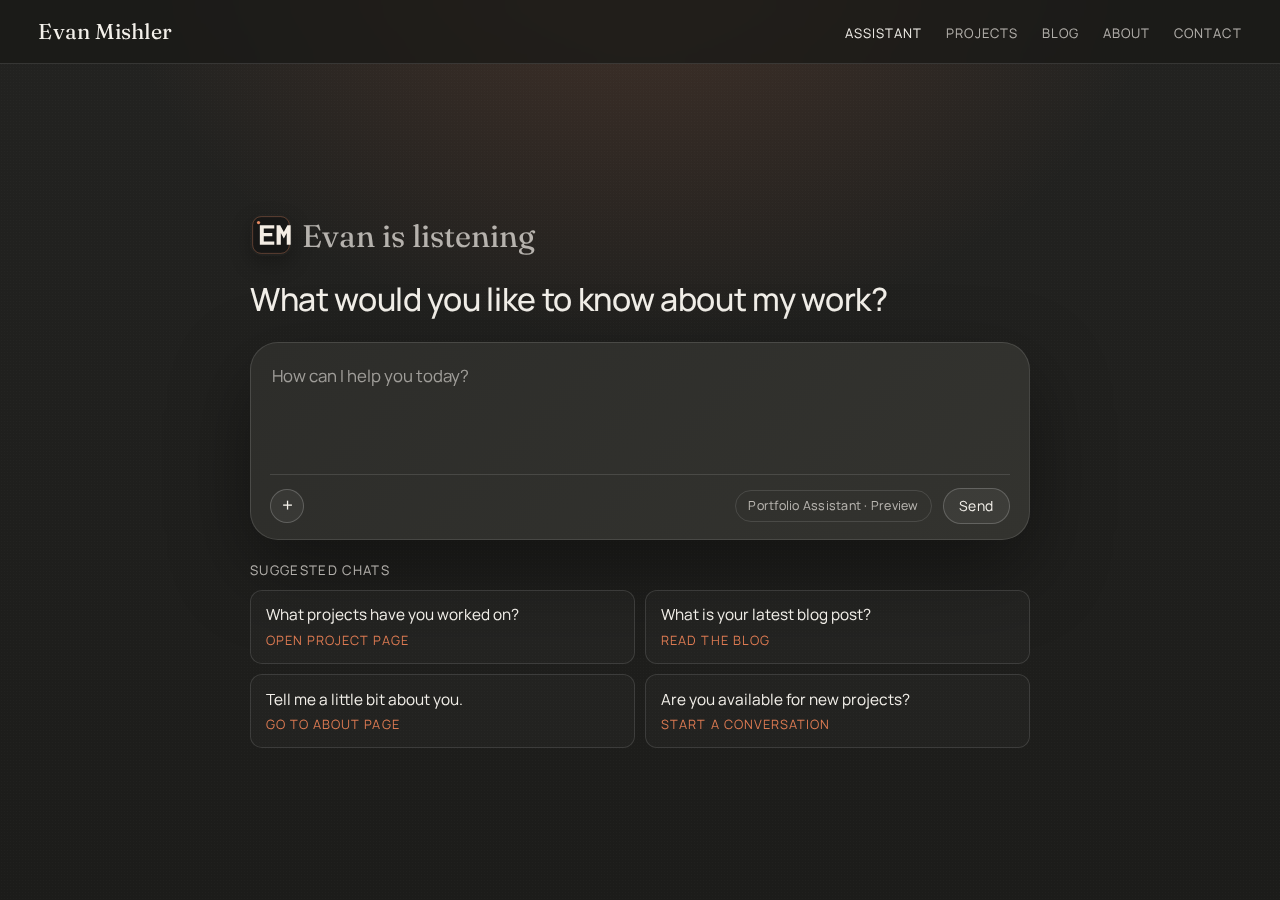
<file: index.html>
<!DOCTYPE html>
<html lang="en">
<head>
    <meta charset="UTF-8">
    <meta name="viewport" content="width=device-width, initial-scale=1.0">
    <title>Evan Mishler | Portfolio Assistant</title>
    <meta name="description" content="Ask Evan's portfolio assistant about projects, background, and latest writing.">
    <link rel="icon" type="image/svg+xml" href="assets/images/em-mark-alt-geo.svg">
    <link rel="shortcut icon" href="assets/images/em-mark-alt-geo.svg">
    <link rel="stylesheet" href="assets/css/home-claude.css">
</head>
<body class="home-ai">
    <header class="site-head">
        <a class="wordmark" href="index.html">Evan Mishler</a>
        <button class="menu-toggle" id="menuToggle" aria-expanded="false" aria-controls="primaryNav">Menu</button>
        <nav class="site-nav" id="primaryNav">
            <ul>
                <li><a href="index.html" class="active">Assistant</a></li>
                <li><a href="portfolio.html">Projects</a></li>
                <li><a href="blog.html">Blog</a></li>
                <li><a href="about.html">About</a></li>
                <li><a href="contact.html">Contact</a></li>
            </ul>
        </nav>
    </header>

    <main class="home-main">
        <section class="chat-shell" aria-labelledby="chatHeading">
            <p class="status-line">
                <span class="status-icon" aria-hidden="true">
                    <img src="assets/images/em-mark-alt-geo.svg" alt="">
                </span>
                Evan is listening
            </p>
            <h1 id="chatHeading">What would you like to know about my work?</h1>

            <form class="chat-form" action="#" method="post">
                <label for="prompt" class="sr-only">Chat message</label>
                <textarea id="prompt" name="prompt" rows="3" maxlength="600" placeholder="How can I help you today?"></textarea>

                <div class="chat-controls">
                    <button class="attach-btn" type="button" aria-label="Attach">+</button>
                    <div class="control-group">
                        <span class="model-pill">Portfolio Assistant · Preview</span>
                        <button class="send-btn" type="submit">Send</button>
                    </div>
                </div>
            </form>

            <section class="suggested-chats" aria-label="Suggested chats">
                <p class="suggested-label">Suggested chats</p>
                <div class="suggestion-grid">
                    <a class="suggestion-card" href="portfolio.html">
                        <span class="question">What projects have you worked on?</span>
                        <span class="destination">Open project page</span>
                    </a>
                    <a class="suggestion-card" href="blog.html">
                        <span class="question">What is your latest blog post?</span>
                        <span class="destination">Read the blog</span>
                    </a>
                    <a class="suggestion-card" href="about.html">
                        <span class="question">Tell me a little bit about you.</span>
                        <span class="destination">Go to about page</span>
                    </a>
                    <a class="suggestion-card" href="contact.html">
                        <span class="question">Are you available for new projects?</span>
                        <span class="destination">Start a conversation</span>
                    </a>
                </div>
            </section>
        </section>
    </main>

    <script>
        (function () {
            var menuToggle = document.getElementById('menuToggle');
            var siteNav = document.getElementById('primaryNav');
            var prompt = document.getElementById('prompt');
            var chatForm = document.querySelector('.chat-form');

            if (menuToggle && siteNav) {
                menuToggle.addEventListener('click', function () {
                    var expanded = menuToggle.getAttribute('aria-expanded') === 'true';
                    menuToggle.setAttribute('aria-expanded', String(!expanded));
                    siteNav.classList.toggle('is-open');
                });
            }

            if (prompt) {
                prompt.addEventListener('input', function () {
                    prompt.style.height = 'auto';
                    prompt.style.height = Math.min(prompt.scrollHeight, 220) + 'px';
                });
            }

            if (chatForm) {
                chatForm.addEventListener('submit', function (event) {
                    event.preventDefault();
                });
            }
        })();
    </script>
</body>
</html>
</file>
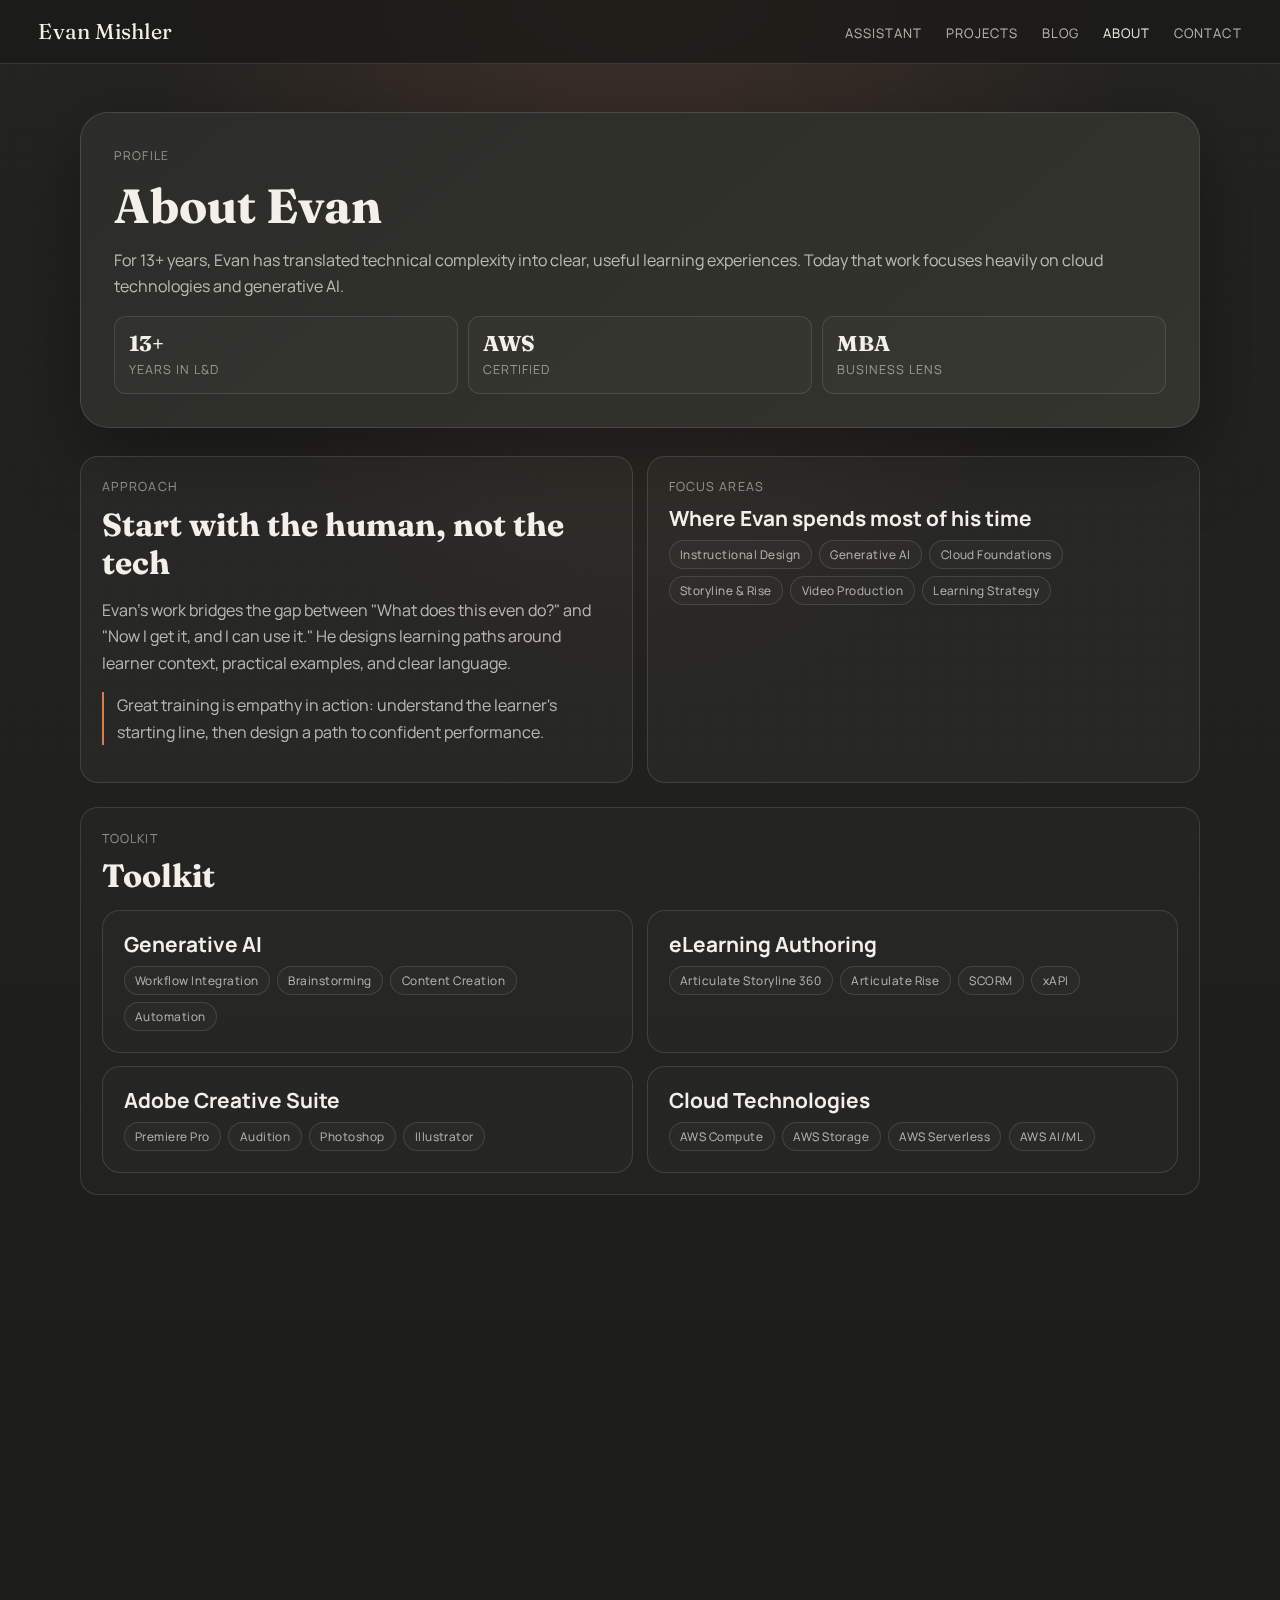
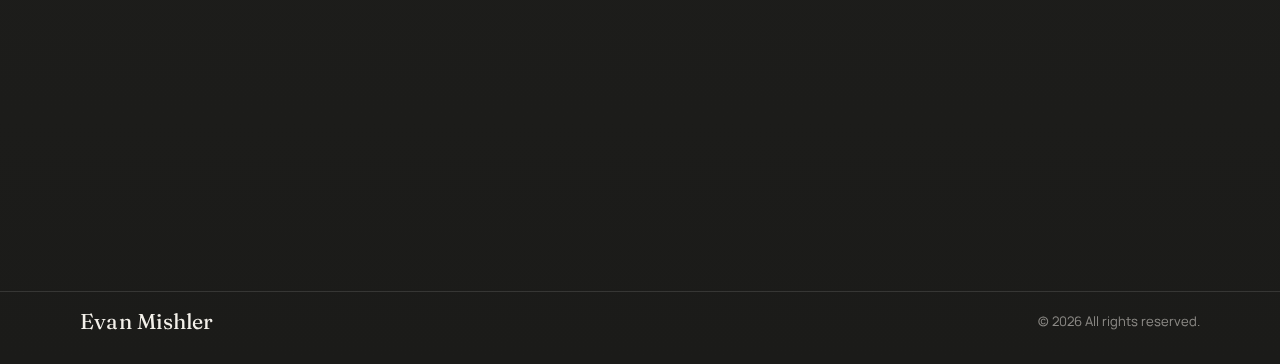
<file: about.html>
<!DOCTYPE html>
<html lang="en">
<head>
    <meta charset="UTF-8">
    <meta name="viewport" content="width=device-width, initial-scale=1.0">
    <title>About - Evan Mishler</title>
    <meta name="description" content="Learn about Evan Mishler's background in instructional design, certifications, and expertise in creating impactful learning experiences.">
    <link rel="icon" type="image/svg+xml" href="assets/images/em-mark-alt-geo.svg">
    <link rel="shortcut icon" href="assets/images/em-mark-alt-geo.svg">
    <link rel="stylesheet" href="assets/css/site-claude.css">
</head>
<body>
    <header class="site-head">
        <a class="wordmark" href="index.html">Evan Mishler</a>
        <button class="menu-toggle" id="menuToggle" aria-expanded="false" aria-controls="primaryNav">Menu</button>
        <nav class="site-nav" id="primaryNav">
            <ul>
                <li><a href="index.html">Assistant</a></li>
                <li><a href="portfolio.html">Projects</a></li>
                <li><a href="blog.html">Blog</a></li>
                <li><a href="about.html" class="active">About</a></li>
                <li><a href="contact.html">Contact</a></li>
            </ul>
        </nav>
    </header>

    <main class="page-main">
        <div class="container">
            <section class="page-hero reveal">
                <p class="eyebrow">Profile</p>
                <h1>About Evan</h1>
                <p>For 13+ years, Evan has translated technical complexity into clear, useful learning experiences. Today that work focuses heavily on cloud technologies and generative AI.</p>
                <div class="kpi-grid">
                    <div class="kpi">
                        <strong>13+</strong>
                        <span>Years in L&D</span>
                    </div>
                    <div class="kpi">
                        <strong>AWS</strong>
                        <span>Certified</span>
                    </div>
                    <div class="kpi">
                        <strong>MBA</strong>
                        <span>Business Lens</span>
                    </div>
                </div>
            </section>

            <section class="section grid grid-2">
                <article class="card reveal">
                    <p class="meta">Approach</p>
                    <h2>Start with the human, not the tech</h2>
                    <p>Evan's work bridges the gap between "What does this even do?" and "Now I get it, and I can use it." He designs learning paths around learner context, practical examples, and clear language.</p>
                    <p class="quote">Great training is empathy in action: understand the learner's starting line, then design a path to confident performance.</p>
                </article>

                <article class="card reveal">
                    <p class="meta">Focus Areas</p>
                    <h3>Where Evan spends most of his time</h3>
                    <div class="tags">
                        <span class="tag">Instructional Design</span>
                        <span class="tag">Generative AI</span>
                        <span class="tag">Cloud Foundations</span>
                        <span class="tag">Storyline & Rise</span>
                        <span class="tag">Video Production</span>
                        <span class="tag">Learning Strategy</span>
                    </div>
                </article>
            </section>

            <section class="section">
                <article class="card soft reveal">
                    <p class="meta">Toolkit</p>
                    <h2>Toolkit</h2>
                    <div class="grid grid-2">
                        <div class="card soft">
                            <h3>Generative AI</h3>
                            <div class="tags">
                                <span class="tag">Workflow Integration</span>
                                <span class="tag">Brainstorming</span>
                                <span class="tag">Content Creation</span>
                                <span class="tag">Automation</span>
                            </div>
                        </div>
                        <div class="card soft">
                            <h3>eLearning Authoring</h3>
                            <div class="tags">
                                <span class="tag">Articulate Storyline 360</span>
                                <span class="tag">Articulate Rise</span>
                                <span class="tag">SCORM</span>
                                <span class="tag">xAPI</span>
                            </div>
                        </div>
                        <div class="card soft">
                            <h3>Adobe Creative Suite</h3>
                            <div class="tags">
                                <span class="tag">Premiere Pro</span>
                                <span class="tag">Audition</span>
                                <span class="tag">Photoshop</span>
                                <span class="tag">Illustrator</span>
                            </div>
                        </div>
                        <div class="card soft">
                            <h3>Cloud Technologies</h3>
                            <div class="tags">
                                <span class="tag">AWS Compute</span>
                                <span class="tag">AWS Storage</span>
                                <span class="tag">AWS Serverless</span>
                                <span class="tag">AWS AI/ML</span>
                            </div>
                        </div>
                    </div>
                </article>
            </section>

            <section class="section grid grid-3">
                <article class="card reveal">
                    <p class="meta">Certification</p>
                    <h3>Google Cloud Generative AI Leader</h3>
                    <p>Issued 2025</p>
                    <p class="project-desc">Validates expertise in business transformation and responsible AI adoption.</p>
                </article>
                <article class="card reveal">
                    <p class="meta">Certification</p>
                    <h3>AWS Certified AI Practitioner</h3>
                    <p>Issued 2024</p>
                    <p class="project-desc">Demonstrates AI/ML fundamentals and applied understanding of AWS AI services.</p>
                </article>
                <article class="card reveal">
                    <p class="meta">Certification</p>
                    <h3>AWS Certified Cloud Practitioner</h3>
                    <p>Issued 2023</p>
                    <p class="project-desc">Foundational cloud architecture and service knowledge for AWS ecosystems.</p>
                </article>
            </section>

            <section class="section grid grid-2">
                <article class="card reveal">
                    <p class="meta">Education</p>
                    <h3>Master of Business Administration</h3>
                    <p class="project-desc">Virginia Commonwealth University, Richmond, VA (2013)</p>
                </article>
                <article class="card reveal">
                    <p class="meta">Education</p>
                    <h3>Bachelor of Arts, Economics</h3>
                    <p class="project-desc">West Virginia University, Morgantown, WV (2009) · Business Minor</p>
                </article>
            </section>

            <section class="section reveal">
                <article class="card">
                    <h2>Looking for a partner on a learning project?</h2>
                    <p>Evan can help shape strategy, design engaging training, and produce polished course assets from concept to launch.</p>
                    <div class="btn-row">
                        <a class="btn btn-primary" href="contact.html">Start a Conversation</a>
                        <a class="btn btn-secondary" href="portfolio.html">View Projects</a>
                    </div>
                </article>
            </section>
        </div>
    </main>

    <footer class="footer">
        <div class="container">
            <a class="wordmark" href="index.html">Evan Mishler</a>
            <p>&copy; 2026 All rights reserved.</p>
        </div>
    </footer>

    <script src="assets/js/site-ui.js"></script>
</body>
</html>
</file>
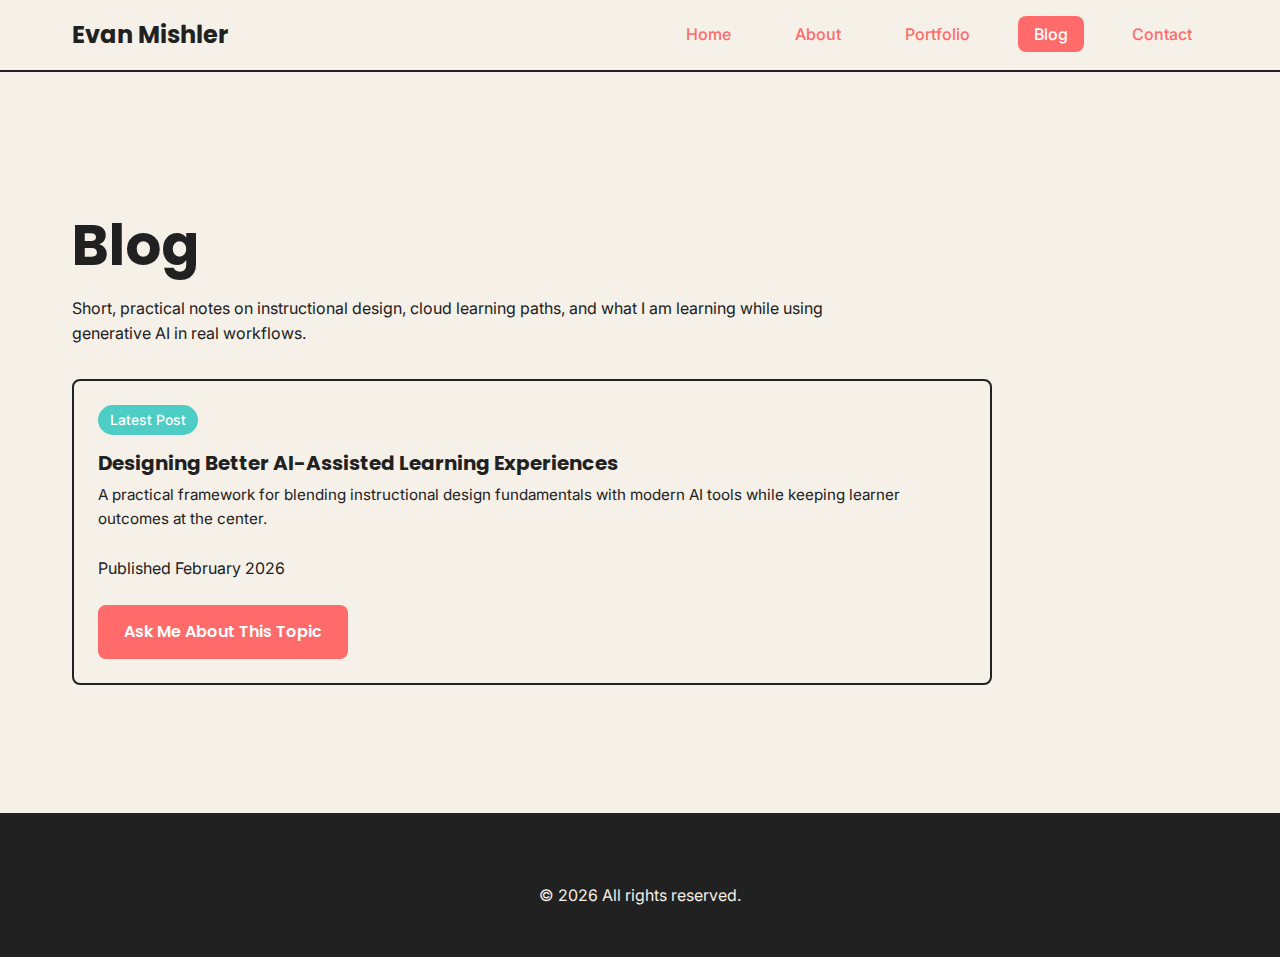
<file: blog.html>
<!DOCTYPE html>
<html lang="en">
<head>
    <meta charset="UTF-8">
    <meta name="viewport" content="width=device-width, initial-scale=1.0">
    <title>Blog - Evan Mishler</title>
    <meta name="description" content="Thoughts on learning design, cloud technology, and practical uses of generative AI.">
    <link rel="icon" type="image/svg+xml" href="assets/images/em-mark-alt-geo.svg">
    <link rel="shortcut icon" href="assets/images/em-mark-alt-geo.svg">
    <link rel="stylesheet" href="assets/css/styles.css">
</head>
<body>
    <header>
        <nav>
            <div class="logo">Evan Mishler</div>
            <ul class="nav-links">
                <li><a href="index.html">Home</a></li>
                <li><a href="about.html">About</a></li>
                <li><a href="portfolio.html">Portfolio</a></li>
                <li><a href="blog.html" class="active">Blog</a></li>
                <li><a href="contact.html">Contact</a></li>
            </ul>
            <button class="mobile-menu-toggle" id="mobileMenuToggle" aria-label="Toggle menu">
                <span></span>
            </button>
        </nav>
    </header>

    <main>
        <section class="section" style="padding-top: 140px;">
            <div class="container">
                <h1>Blog</h1>
                <p style="max-width: 760px; margin-bottom: 2rem;">Short, practical notes on instructional design, cloud learning paths, and what I am learning while using generative AI in real workflows.</p>

                <article class="project-card fade-in" style="max-width: 920px;">
                    <div class="project-content">
                        <span class="project-category">Latest Post</span>
                        <h2 class="project-title">Designing Better AI-Assisted Learning Experiences</h2>
                        <p class="project-description">A practical framework for blending instructional design fundamentals with modern AI tools while keeping learner outcomes at the center.</p>
                        <p style="margin-bottom: 1.5rem; color: var(--text-muted);">Published February 2026</p>
                        <a href="contact.html" class="btn btn-primary">Ask Me About This Topic</a>
                    </div>
                </article>
            </div>
        </section>
    </main>

    <footer>
        <div class="container">
            <div class="logo">Evan Mishler</div>
            <p>&copy; 2026 All rights reserved.</p>
        </div>
    </footer>

    <script src="assets/js/main.js"></script>
</body>
</html>
</file>
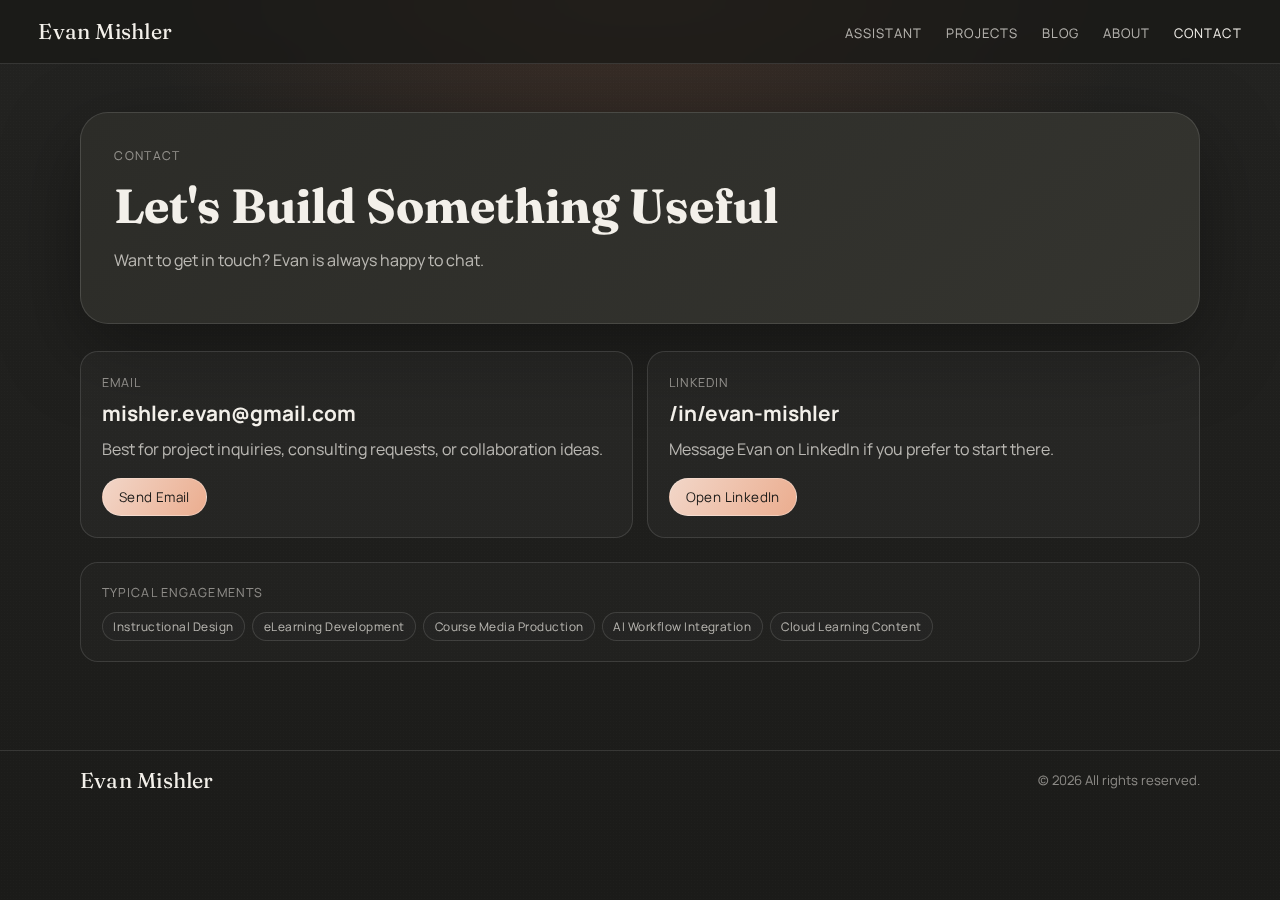
<file: contact.html>
<!DOCTYPE html>
<html lang="en">
<head>
    <meta charset="UTF-8">
    <meta name="viewport" content="width=device-width, initial-scale=1.0">
    <title>Contact - Evan Mishler</title>
    <meta name="description" content="Get in touch with Evan Mishler for learning experience design projects, instructional design consulting, or collaborations.">
    <link rel="icon" type="image/svg+xml" href="assets/images/em-mark-alt-geo.svg">
    <link rel="shortcut icon" href="assets/images/em-mark-alt-geo.svg">
    <link rel="stylesheet" href="assets/css/site-claude.css">
</head>
<body>
    <header class="site-head">
        <a class="wordmark" href="index.html">Evan Mishler</a>
        <button class="menu-toggle" id="menuToggle" aria-expanded="false" aria-controls="primaryNav">Menu</button>
        <nav class="site-nav" id="primaryNav">
            <ul>
                <li><a href="index.html">Assistant</a></li>
                <li><a href="portfolio.html">Projects</a></li>
                <li><a href="blog.html">Blog</a></li>
                <li><a href="about.html">About</a></li>
                <li><a href="contact.html" class="active">Contact</a></li>
            </ul>
        </nav>
    </header>

    <main class="page-main">
        <div class="container">
            <section class="page-hero reveal">
                <p class="eyebrow">Contact</p>
                <h1>Let's Build Something Useful</h1>
                <p>Want to get in touch? Evan is always happy to chat.</p>
            </section>

            <section class="section grid grid-2">
                <article class="card reveal">
                    <p class="meta">Email</p>
                    <h3>mishler.evan@gmail.com</h3>
                    <p class="project-desc">Best for project inquiries, consulting requests, or collaboration ideas.</p>
                    <div class="btn-row">
                        <a class="btn btn-primary" href="mailto:mishler.evan@gmail.com">Send Email</a>
                    </div>
                </article>

                <article class="card reveal">
                    <p class="meta">LinkedIn</p>
                    <h3>/in/evan-mishler</h3>
                    <p class="project-desc">Message Evan on LinkedIn if you prefer to start there.</p>
                    <div class="btn-row">
                        <a class="btn btn-primary" href="https://www.linkedin.com/in/evan-mishler-32699651/" target="_blank" rel="noopener noreferrer">Open LinkedIn</a>
                    </div>
                </article>
            </section>

            <section class="section reveal">
                <article class="card soft">
                    <p class="meta">Typical Engagements</p>
                    <div class="tags">
                        <span class="tag">Instructional Design</span>
                        <span class="tag">eLearning Development</span>
                        <span class="tag">Course Media Production</span>
                        <span class="tag">AI Workflow Integration</span>
                        <span class="tag">Cloud Learning Content</span>
                    </div>
                </article>
            </section>
        </div>
    </main>

    <footer class="footer">
        <div class="container">
            <a class="wordmark" href="index.html">Evan Mishler</a>
            <p>&copy; 2026 All rights reserved.</p>
        </div>
    </footer>

    <script src="assets/js/site-ui.js"></script>
</body>
</html>
</file>
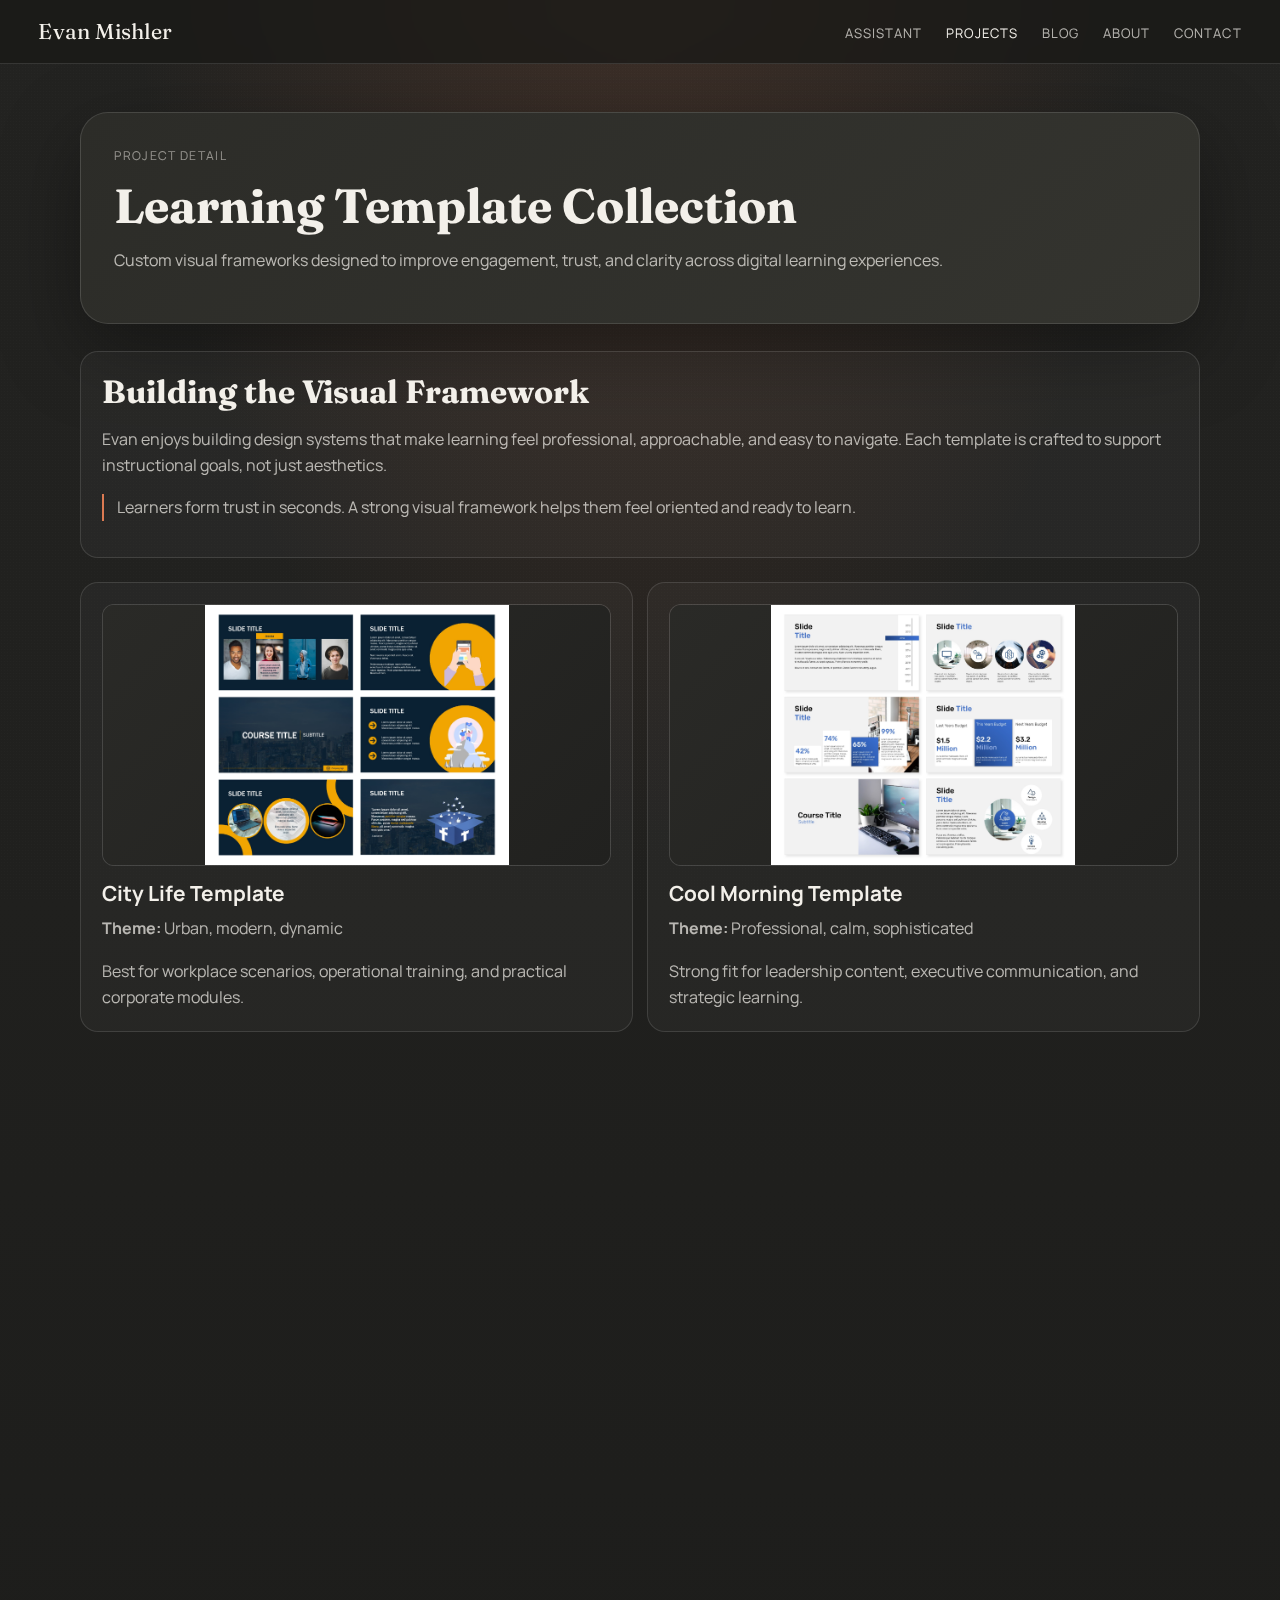
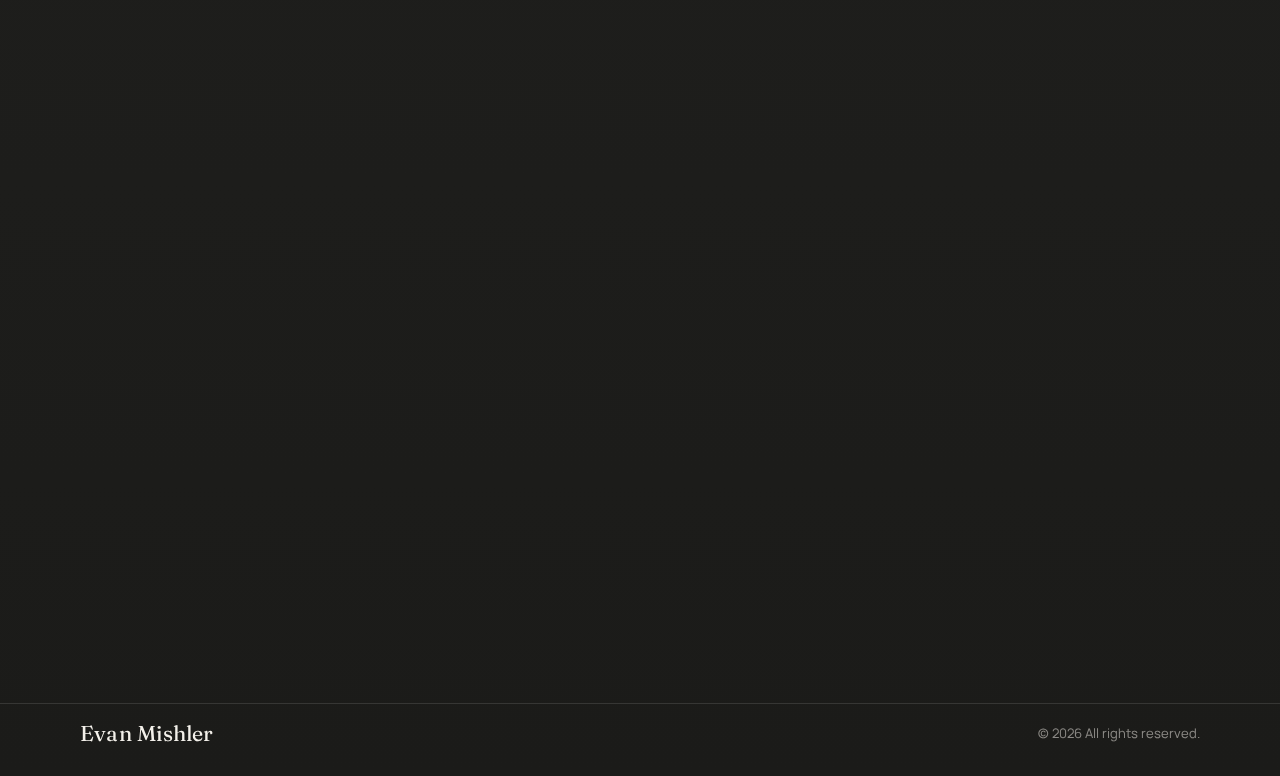
<file: graphic-design-templates.html>
<!DOCTYPE html>
<html lang="en">
<head>
    <meta charset="UTF-8">
    <meta name="viewport" content="width=device-width, initial-scale=1.0">
    <title>Learning Template Collection - Evan Mishler</title>
    <meta name="description" content="Custom visual frameworks designed to enhance learner engagement and create cohesive, professional learning experiences.">
    <link rel="icon" type="image/svg+xml" href="assets/images/em-mark-alt-geo.svg">
    <link rel="shortcut icon" href="assets/images/em-mark-alt-geo.svg">
    <link rel="stylesheet" href="assets/css/site-claude.css">
</head>
<body>
    <header class="site-head">
        <a class="wordmark" href="index.html">Evan Mishler</a>
        <button class="menu-toggle" id="menuToggle" aria-expanded="false" aria-controls="primaryNav">Menu</button>
        <nav class="site-nav" id="primaryNav">
            <ul>
                <li><a href="index.html">Assistant</a></li>
                <li><a href="portfolio.html" class="active">Projects</a></li>
                <li><a href="blog.html">Blog</a></li>
                <li><a href="about.html">About</a></li>
                <li><a href="contact.html">Contact</a></li>
            </ul>
        </nav>
    </header>

    <main class="page-main">
        <div class="container">
            <section class="page-hero reveal">
                <p class="eyebrow">Project Detail</p>
                <h1>Learning Template Collection</h1>
                <p>Custom visual frameworks designed to improve engagement, trust, and clarity across digital learning experiences.</p>
            </section>

            <section class="section reveal">
                <article class="card">
                    <h2>Building the Visual Framework</h2>
                    <p>Evan enjoys building design systems that make learning feel professional, approachable, and easy to navigate. Each template is crafted to support instructional goals, not just aesthetics.</p>
                    <p class="quote">Learners form trust in seconds. A strong visual framework helps them feel oriented and ready to learn.</p>
                </article>
            </section>

            <section class="section grid grid-2">
                <article class="card reveal">
                    <a class="template-image" href="assets/images/City Life Layout-01.png" target="_blank" rel="noopener noreferrer">
                        <img src="assets/images/City Life Layout-01.png" alt="City Life template">
                    </a>
                    <h3>City Life Template</h3>
                    <p><strong>Theme:</strong> Urban, modern, dynamic</p>
                    <p class="project-desc">Best for workplace scenarios, operational training, and practical corporate modules.</p>
                </article>

                <article class="card reveal">
                    <a class="template-image" href="assets/images/Cool Morning Layout-01.png" target="_blank" rel="noopener noreferrer">
                        <img src="assets/images/Cool Morning Layout-01.png" alt="Cool Morning template">
                    </a>
                    <h3>Cool Morning Template</h3>
                    <p><strong>Theme:</strong> Professional, calm, sophisticated</p>
                    <p class="project-desc">Strong fit for leadership content, executive communication, and strategic learning.</p>
                </article>

                <article class="card reveal">
                    <a class="template-image" href="assets/images/Gradient Layout-01.png" target="_blank" rel="noopener noreferrer">
                        <img src="assets/images/Gradient Layout-01.png" alt="Gradient template">
                    </a>
                    <h3>Gradient Template</h3>
                    <p><strong>Theme:</strong> Modern, tech-forward, innovative</p>
                    <p class="project-desc">Designed for technical onboarding, software training, and innovation-focused programs.</p>
                </article>

                <article class="card reveal">
                    <a class="template-image" href="assets/images/Minimalist Layout-01.png" target="_blank" rel="noopener noreferrer">
                        <img src="assets/images/Minimalist Layout-01.png" alt="Minimalist template">
                    </a>
                    <h3>Minimalist Template</h3>
                    <p><strong>Theme:</strong> Clean, focused, distraction-free</p>
                    <p class="project-desc">Ideal for policy, compliance, and content where precision and clarity matter most.</p>
                </article>

                <article class="card reveal">
                    <a class="template-image" href="assets/images/Pop Layout-01.png" target="_blank" rel="noopener noreferrer">
                        <img src="assets/images/Pop Layout-01.png" alt="Pop template">
                    </a>
                    <h3>Pop Template</h3>
                    <p><strong>Theme:</strong> Vibrant, energetic, engaging</p>
                    <p class="project-desc">Useful for product education, launches, and training that benefits from high energy.</p>
                </article>

                <article class="card reveal">
                    <a class="template-image" href="assets/images/Watercolor Layout-01.png" target="_blank" rel="noopener noreferrer">
                        <img src="assets/images/Watercolor Layout-01.png" alt="Watercolor template">
                    </a>
                    <h3>Watercolor Template</h3>
                    <p><strong>Theme:</strong> Creative, warm, approachable</p>
                    <p class="project-desc">Well-suited for soft skills, culture, and people-first development programs.</p>
                </article>
            </section>

            <section class="section grid grid-3">
                <article class="card reveal">
                    <p class="meta">Principle 1</p>
                    <h4>Visual Hierarchy</h4>
                    <p class="project-desc">Clear structure guides learners through content naturally and reduces cognitive noise.</p>
                </article>
                <article class="card reveal">
                    <p class="meta">Principle 2</p>
                    <h4>Purposeful Design</h4>
                    <p class="project-desc">Every element earns its place by supporting comprehension and retention.</p>
                </article>
                <article class="card reveal">
                    <p class="meta">Principle 3</p>
                    <h4>Learner-Centered</h4>
                    <p class="project-desc">Templates are adaptable so content can match audience needs and context.</p>
                </article>
            </section>

            <section class="section reveal">
                <div class="btn-row">
                    <a class="btn btn-secondary" href="portfolio.html">Back to Portfolio</a>
                    <a class="btn btn-primary" href="contact.html">Talk About a Custom Template</a>
                </div>
            </section>
        </div>
    </main>

    <footer class="footer">
        <div class="container">
            <a class="wordmark" href="index.html">Evan Mishler</a>
            <p>&copy; 2026 All rights reserved.</p>
        </div>
    </footer>

    <script src="assets/js/site-ui.js"></script>
</body>
</html>
</file>
<file: assets/css/home-claude.css>
@import url('https://fonts.googleapis.com/css2?family=Manrope:wght@400;500;600&family=Fraunces:opsz,wght@9..144,400;9..144,500&display=swap');

:root {
    --bg: #1f1f1d;
    --bg-soft: #262624;
    --bg-panel: #2d2d2a;
    --bg-panel-soft: #33332f;
    --line: rgba(255, 255, 255, 0.12);
    --line-strong: rgba(255, 255, 255, 0.2);
    --text: #f3f0ea;
    --text-soft: rgba(243, 240, 234, 0.7);
    --accent: #dc7a52;
    --accent-soft: rgba(220, 122, 82, 0.22);
    --focus: #f7b194;
    --radius-xl: 28px;
    --radius-lg: 18px;
    --radius-md: 12px;
    --shadow: 0 30px 80px rgba(0, 0, 0, 0.38);
    --trans: 180ms cubic-bezier(0.22, 1, 0.36, 1);
}

*,
*::before,
*::after {
    box-sizing: border-box;
}

html,
body {
    margin: 0;
    padding: 0;
}

body.home-ai {
    min-height: 100vh;
    font-family: 'Manrope', 'Segoe UI', sans-serif;
    color: var(--text);
    background:
        radial-gradient(70% 80% at 50% -10%, rgba(220, 122, 82, 0.18), transparent 60%),
        linear-gradient(180deg, #232321 0%, #1c1c1a 100%);
}

body.home-ai::before {
    content: '';
    position: fixed;
    inset: 0;
    pointer-events: none;
    background-image: radial-gradient(rgba(255, 255, 255, 0.035) 0.8px, transparent 0.8px);
    background-size: 3px 3px;
    opacity: 0.55;
}

.site-head {
    position: fixed;
    top: 0;
    left: 0;
    right: 0;
    z-index: 20;
    display: flex;
    align-items: center;
    justify-content: space-between;
    padding: 18px clamp(1rem, 3vw, 2.5rem);
    background: rgba(24, 24, 22, 0.74);
    backdrop-filter: blur(18px);
    border-bottom: 1px solid var(--line);
}

.wordmark {
    text-decoration: none;
    color: var(--text);
    font-family: 'Fraunces', Georgia, serif;
    font-size: clamp(1.1rem, 2vw, 1.35rem);
    letter-spacing: 0.01em;
}

.site-nav ul {
    list-style: none;
    margin: 0;
    padding: 0;
    display: flex;
    align-items: center;
    gap: clamp(0.9rem, 2vw, 1.5rem);
}

.site-nav a {
    text-decoration: none;
    color: var(--text-soft);
    font-size: 0.82rem;
    letter-spacing: 0.08em;
    text-transform: uppercase;
    transition: color var(--trans);
}

.site-nav a:hover,
.site-nav a.active {
    color: var(--text);
}

.menu-toggle {
    display: none;
    border: 1px solid var(--line-strong);
    background: rgba(255, 255, 255, 0.05);
    color: var(--text);
    border-radius: 999px;
    padding: 0.45rem 0.8rem;
    font: inherit;
    font-size: 0.8rem;
    letter-spacing: 0.03em;
}

.home-main {
    position: relative;
    z-index: 1;
    min-height: 100vh;
    display: grid;
    place-items: center;
    padding: 110px 1rem 3rem;
}

.chat-shell {
    width: min(780px, 100%);
    display: grid;
    gap: 1.3rem;
}

.status-line {
    margin: 0;
    display: flex;
    align-items: center;
    gap: 0.6rem;
    color: var(--text-soft);
    font-size: clamp(1.2rem, 2.9vw, 1.95rem);
    font-family: 'Fraunces', Georgia, serif;
}

.status-icon {
    display: inline-flex;
    align-items: center;
    justify-content: center;
    width: 1.35em;
    height: 1.35em;
    border-radius: 0.4em;
    overflow: hidden;
    box-shadow: 0 8px 20px rgba(0, 0, 0, 0.25);
}

.status-icon img {
    width: 100%;
    height: 100%;
    display: block;
}

h1 {
    margin: 0;
    color: var(--text);
    font-size: clamp(1.4rem, 2.8vw, 2rem);
    font-weight: 500;
    letter-spacing: -0.01em;
}

.chat-form {
    border: 1px solid var(--line);
    border-radius: var(--radius-xl);
    background: linear-gradient(135deg, var(--bg-panel) 0%, var(--bg-panel-soft) 100%);
    box-shadow: var(--shadow);
    padding: 1rem 1.2rem 0.95rem;
}

textarea {
    width: 100%;
    border: 0;
    resize: none;
    background: transparent;
    color: var(--text);
    font: inherit;
    font-size: 1.05rem;
    line-height: 1.55;
    min-height: 102px;
    max-height: 220px;
    padding: 0.25rem 0.1rem 0.4rem;
}

textarea::placeholder {
    color: rgba(243, 240, 234, 0.58);
}

textarea:focus {
    outline: none;
}

.chat-controls {
    border-top: 1px solid var(--line);
    margin-top: 0.55rem;
    padding-top: 0.8rem;
    display: flex;
    align-items: center;
    justify-content: space-between;
    gap: 1rem;
}

.control-group {
    display: flex;
    align-items: center;
    gap: 0.7rem;
}

.attach-btn,
.send-btn {
    border: 1px solid var(--line-strong);
    color: var(--text);
    background: rgba(255, 255, 255, 0.05);
    border-radius: 999px;
    font: inherit;
    transition: border-color var(--trans), background var(--trans), transform var(--trans);
}

.attach-btn {
    width: 34px;
    height: 34px;
    font-size: 1.2rem;
    line-height: 1;
}

.send-btn {
    font-size: 0.87rem;
    padding: 0.45rem 0.95rem;
    letter-spacing: 0.03em;
}

.attach-btn:hover,
.send-btn:hover {
    border-color: var(--accent);
    background: var(--accent-soft);
    transform: translateY(-1px);
}

.model-pill {
    border: 1px solid var(--line);
    border-radius: 999px;
    padding: 0.42rem 0.75rem;
    font-size: 0.78rem;
    color: var(--text-soft);
    letter-spacing: 0.02em;
}

.suggested-chats {
    display: grid;
    gap: 0.7rem;
}

.suggested-label {
    margin: 0;
    color: var(--text-soft);
    font-size: 0.83rem;
    text-transform: uppercase;
    letter-spacing: 0.1em;
}

.suggestion-grid {
    display: grid;
    grid-template-columns: repeat(2, minmax(0, 1fr));
    gap: 0.65rem;
}

.suggestion-card {
    text-decoration: none;
    color: inherit;
    border: 1px solid var(--line);
    background: rgba(255, 255, 255, 0.025);
    border-radius: var(--radius-md);
    padding: 0.85rem 0.95rem;
    display: grid;
    gap: 0.28rem;
    transition: border-color var(--trans), transform var(--trans), background var(--trans);
}

.suggestion-card:hover {
    border-color: var(--line-strong);
    background: rgba(255, 255, 255, 0.055);
    transform: translateY(-2px);
}

.question {
    color: var(--text);
    font-size: 0.96rem;
    line-height: 1.45;
}

.destination {
    color: var(--accent);
    font-size: 0.8rem;
    text-transform: uppercase;
    letter-spacing: 0.08em;
}

.sr-only {
    position: absolute;
    width: 1px;
    height: 1px;
    padding: 0;
    margin: -1px;
    overflow: hidden;
    clip: rect(0, 0, 0, 0);
    white-space: nowrap;
    border: 0;
}

a:focus-visible,
button:focus-visible,
textarea:focus-visible {
    outline: 2px solid var(--focus);
    outline-offset: 2px;
}

@media (max-width: 860px) {
    .site-nav ul {
        gap: 0.85rem;
    }

    .site-nav a {
        font-size: 0.75rem;
    }

    .model-pill {
        display: none;
    }
}

@media (max-width: 700px) {
    .menu-toggle {
        display: inline-flex;
        align-items: center;
        justify-content: center;
    }

    .site-nav {
        position: absolute;
        top: calc(100% + 1px);
        right: 1rem;
        width: min(210px, calc(100% - 2rem));
        display: none;
        background: rgba(33, 33, 30, 0.98);
        border: 1px solid var(--line);
        border-radius: var(--radius-md);
        padding: 0.7rem;
        box-shadow: var(--shadow);
    }

    .site-nav.is-open {
        display: block;
    }

    .site-nav ul {
        flex-direction: column;
        align-items: stretch;
        gap: 0;
    }

    .site-nav li + li {
        border-top: 1px solid var(--line);
    }

    .site-nav a {
        display: block;
        padding: 0.65rem 0.4rem;
    }
}

@media (max-width: 640px) {
    .chat-form {
        border-radius: 24px;
        padding: 0.9rem;
    }

    .suggestion-grid {
        grid-template-columns: 1fr;
    }

    .chat-controls {
        align-items: flex-start;
    }

    .control-group {
        flex-direction: column;
        align-items: flex-end;
    }

    .home-main {
        padding-top: 102px;
    }

    h1 {
        font-size: clamp(1.2rem, 5vw, 1.45rem);
    }
}
</file>
<file: assets/css/site-claude.css>
@import url('https://fonts.googleapis.com/css2?family=Manrope:wght@400;500;600;700&family=Fraunces:opsz,wght@9..144,400;9..144,500&display=swap');

:root {
    --bg: #1f1f1d;
    --bg-soft: #262624;
    --panel: #2c2c28;
    --panel-soft: #34342f;
    --line: rgba(255, 255, 255, 0.12);
    --line-strong: rgba(255, 255, 255, 0.2);
    --text: #f3f0ea;
    --text-soft: rgba(243, 240, 234, 0.72);
    --text-muted: rgba(243, 240, 234, 0.52);
    --accent: #dc7a52;
    --accent-soft: rgba(220, 122, 82, 0.2);
    --radius-xl: 28px;
    --radius-lg: 18px;
    --radius-md: 12px;
    --shadow: 0 26px 80px rgba(0, 0, 0, 0.35);
    --trans: 200ms cubic-bezier(0.22, 1, 0.36, 1);
}

*,
*::before,
*::after {
    box-sizing: border-box;
}

html,
body {
    margin: 0;
    padding: 0;
}

body {
    min-height: 100vh;
    font-family: 'Manrope', 'Segoe UI', sans-serif;
    color: var(--text);
    background:
        radial-gradient(68% 78% at 50% -10%, rgba(220, 122, 82, 0.17), transparent 60%),
        linear-gradient(180deg, #232321 0%, #1b1b19 100%);
}

body::before {
    content: '';
    position: fixed;
    inset: 0;
    pointer-events: none;
    opacity: 0.5;
    background-image: radial-gradient(rgba(255, 255, 255, 0.035) 0.8px, transparent 0.8px);
    background-size: 3px 3px;
}

.site-head {
    position: fixed;
    top: 0;
    left: 0;
    right: 0;
    z-index: 40;
    display: flex;
    align-items: center;
    justify-content: space-between;
    padding: 18px clamp(1rem, 3vw, 2.5rem);
    background: rgba(24, 24, 22, 0.74);
    backdrop-filter: blur(18px);
    border-bottom: 1px solid var(--line);
}

.wordmark {
    text-decoration: none;
    color: var(--text);
    font-family: 'Fraunces', Georgia, serif;
    font-size: clamp(1.1rem, 2vw, 1.35rem);
    letter-spacing: 0.01em;
}

.site-nav ul {
    list-style: none;
    margin: 0;
    padding: 0;
    display: flex;
    align-items: center;
    gap: clamp(0.9rem, 2vw, 1.5rem);
}

.site-nav a {
    text-decoration: none;
    color: var(--text-soft);
    font-size: 0.82rem;
    letter-spacing: 0.08em;
    text-transform: uppercase;
    transition: color var(--trans);
}

.site-nav a:hover,
.site-nav a.active {
    color: var(--text);
}

.menu-toggle {
    display: none;
    border: 1px solid var(--line-strong);
    background: rgba(255, 255, 255, 0.05);
    color: var(--text);
    border-radius: 999px;
    padding: 0.45rem 0.8rem;
    font: inherit;
    font-size: 0.8rem;
    letter-spacing: 0.03em;
}

.page-main {
    position: relative;
    z-index: 1;
    padding: 112px 0 56px;
}

.container {
    width: min(1120px, calc(100% - 2rem));
    margin: 0 auto;
}

.page-hero {
    border: 1px solid var(--line);
    background: linear-gradient(140deg, var(--panel) 0%, var(--panel-soft) 100%);
    border-radius: var(--radius-xl);
    box-shadow: var(--shadow);
    padding: clamp(1.2rem, 2.6vw, 2.1rem);
    margin-bottom: clamp(1rem, 2.5vw, 1.7rem);
}

.eyebrow {
    margin: 0 0 0.65rem;
    color: var(--text-muted);
    text-transform: uppercase;
    font-size: 0.76rem;
    letter-spacing: 0.11em;
}

h1,
h2,
h3,
h4 {
    margin: 0;
    line-height: 1.2;
}

h1 {
    font-family: 'Fraunces', Georgia, serif;
    font-size: clamp(1.8rem, 4vw, 3rem);
    margin-bottom: 0.8rem;
}

h2 {
    font-family: 'Fraunces', Georgia, serif;
    font-size: clamp(1.35rem, 2.8vw, 2rem);
    margin-bottom: 0.9rem;
}

h3 {
    font-size: clamp(1.05rem, 2.1vw, 1.3rem);
    margin-bottom: 0.6rem;
}

h4 {
    font-size: 1rem;
}

p {
    margin: 0 0 1rem;
    color: var(--text-soft);
    line-height: 1.65;
}

a {
    color: var(--accent);
}

.section {
    margin-top: clamp(1rem, 2.4vw, 1.5rem);
}

.grid {
    display: grid;
    gap: 0.85rem;
}

.grid-2 {
    grid-template-columns: repeat(2, minmax(0, 1fr));
}

.grid-3 {
    grid-template-columns: repeat(3, minmax(0, 1fr));
}

.card {
    border: 1px solid var(--line);
    border-radius: var(--radius-lg);
    padding: clamp(1rem, 2.4vw, 1.3rem);
    background: rgba(255, 255, 255, 0.03);
    transition: transform var(--trans), border-color var(--trans), background var(--trans);
}

.card:hover {
    border-color: var(--line-strong);
    background: rgba(255, 255, 255, 0.055);
    transform: translateY(-2px);
}

.soft {
    background: rgba(255, 255, 255, 0.02);
}

.meta {
    margin: 0 0 0.5rem;
    font-size: 0.78rem;
    color: var(--text-muted);
    text-transform: uppercase;
    letter-spacing: 0.09em;
}

.btn-row {
    display: flex;
    gap: 0.6rem;
    flex-wrap: wrap;
    margin-top: 1rem;
}

.btn {
    text-decoration: none;
    display: inline-flex;
    align-items: center;
    justify-content: center;
    border-radius: 999px;
    border: 1px solid var(--line-strong);
    padding: 0.55rem 1rem;
    font-size: 0.84rem;
    letter-spacing: 0.03em;
    transition: border-color var(--trans), background var(--trans), transform var(--trans), color var(--trans);
}

.btn-primary {
    color: #191816;
    background: linear-gradient(120deg, #f2d6c8 0%, #ebad8f 100%);
    border-color: rgba(255, 255, 255, 0.3);
}

.btn-primary:hover {
    transform: translateY(-1px);
    background: linear-gradient(120deg, #f6ddd0 0%, #f2b79c 100%);
}

.btn-secondary {
    color: var(--text);
    background: rgba(255, 255, 255, 0.05);
}

.btn-secondary:hover {
    border-color: var(--accent);
    background: var(--accent-soft);
    transform: translateY(-1px);
}

.tags {
    display: flex;
    flex-wrap: wrap;
    gap: 0.45rem;
}

.tag {
    border: 1px solid var(--line);
    border-radius: 999px;
    padding: 0.3rem 0.65rem;
    font-size: 0.74rem;
    letter-spacing: 0.04em;
    color: var(--text-soft);
    background: rgba(255, 255, 255, 0.02);
}

.kpi-grid {
    display: grid;
    grid-template-columns: repeat(3, minmax(0, 1fr));
    gap: 0.65rem;
}

.kpi {
    border: 1px solid var(--line);
    border-radius: var(--radius-md);
    padding: 0.85rem;
    background: rgba(255, 255, 255, 0.02);
}

.kpi strong {
    display: block;
    font-family: 'Fraunces', Georgia, serif;
    font-size: 1.35rem;
    color: var(--text);
}

.kpi span {
    color: var(--text-muted);
    font-size: 0.78rem;
    text-transform: uppercase;
    letter-spacing: 0.08em;
}

.filter-bar {
    display: flex;
    flex-wrap: wrap;
    gap: 0.55rem;
    margin-bottom: 0.9rem;
}

.filter-btn {
    border: 1px solid var(--line);
    border-radius: 999px;
    background: rgba(255, 255, 255, 0.03);
    color: var(--text-soft);
    font: inherit;
    font-size: 0.78rem;
    text-transform: uppercase;
    letter-spacing: 0.09em;
    padding: 0.42rem 0.75rem;
    cursor: pointer;
    transition: border-color var(--trans), color var(--trans), background var(--trans);
}

.filter-btn.active,
.filter-btn:hover {
    color: var(--text);
    border-color: var(--accent);
    background: var(--accent-soft);
}

.project-card {
    display: flex;
    flex-direction: column;
    border: 1px solid var(--line);
    border-radius: var(--radius-lg);
    overflow: hidden;
    background: rgba(255, 255, 255, 0.03);
    transition: transform var(--trans), border-color var(--trans), background var(--trans);
}

.project-card:hover {
    transform: translateY(-3px);
    border-color: var(--line-strong);
    background: rgba(255, 255, 255, 0.055);
}

.project-image {
    aspect-ratio: 16 / 10;
    background: rgba(0, 0, 0, 0.25);
}

.project-image img {
    width: 100%;
    height: 100%;
    object-fit: cover;
    display: block;
}

.project-body {
    padding: 0.95rem 1rem 1rem;
}

.project-desc {
    color: var(--text-soft);
    margin-bottom: 0;
}

.project-hidden {
    display: none;
}

.template-image {
    display: block;
    border-radius: var(--radius-md);
    border: 1px solid var(--line);
    overflow: hidden;
    margin-bottom: 0.9rem;
    background: rgba(255, 255, 255, 0.03);
}

.template-image img {
    display: block;
    width: 100%;
    height: 260px;
    object-fit: contain;
    background: linear-gradient(135deg, #2a2a27 0%, #21211f 100%);
}

.quote {
    border-left: 2px solid var(--accent);
    padding-left: 0.85rem;
    color: var(--text-soft);
}

.footer {
    margin-top: 2rem;
    border-top: 1px solid var(--line);
    padding: 1rem 0 1.8rem;
    position: relative;
    z-index: 1;
}

.footer .container {
    display: flex;
    align-items: center;
    justify-content: space-between;
    gap: 1rem;
}

.footer p {
    margin: 0;
    font-size: 0.82rem;
    color: var(--text-muted);
}

.reveal {
    opacity: 0;
    transform: translateY(10px);
    transition: opacity 500ms var(--trans), transform 500ms var(--trans);
}

.reveal.visible {
    opacity: 1;
    transform: translateY(0);
}

a:focus-visible,
button:focus-visible {
    outline: 2px solid #f7b194;
    outline-offset: 2px;
}

@media (max-width: 980px) {
    .grid-3 {
        grid-template-columns: repeat(2, minmax(0, 1fr));
    }

    .kpi-grid {
        grid-template-columns: repeat(3, minmax(0, 1fr));
    }
}

@media (max-width: 760px) {
    .menu-toggle {
        display: inline-flex;
        align-items: center;
        justify-content: center;
    }

    .site-nav {
        position: absolute;
        top: calc(100% + 1px);
        right: 1rem;
        width: min(220px, calc(100% - 2rem));
        display: none;
        background: rgba(33, 33, 30, 0.98);
        border: 1px solid var(--line);
        border-radius: var(--radius-md);
        padding: 0.7rem;
        box-shadow: var(--shadow);
    }

    .site-nav.is-open {
        display: block;
    }

    .site-nav ul {
        flex-direction: column;
        align-items: stretch;
        gap: 0;
    }

    .site-nav li + li {
        border-top: 1px solid var(--line);
    }

    .site-nav a {
        display: block;
        padding: 0.65rem 0.4rem;
    }

    .grid-2,
    .grid-3 {
        grid-template-columns: 1fr;
    }

    .kpi-grid {
        grid-template-columns: 1fr;
    }

    .footer .container {
        flex-direction: column;
        align-items: flex-start;
    }
}
</file>
<file: assets/css/styles.css>
@import url('https://fonts.googleapis.com/css2?family=Poppins:wght@300;400;600;700&family=Inter:wght@300;400;500;600&display=swap');

/* CSS Variables for Color Palette */
:root {
    --bg-cream: #F5F0E8;
    --text-dark: #212121;
    --accent-coral: #FF6B6B;
    --accent-teal: #4ECDC4;
    --border-color: #212121;
    --card-shadow: 0 4px 8px rgba(33, 33, 33, 0.1);
    --transition: all 0.3s ease;
}

/* Reset and Base Styles */
* {
    margin: 0;
    padding: 0;
    box-sizing: border-box;
}

body {
    font-family: 'Inter', sans-serif;
    background-color: var(--bg-cream);
    color: var(--text-dark);
    line-height: 1.6;
    font-size: 16px;
}

/* Typography */
h1, h2, h3, h4, h5, h6 {
    font-family: 'Poppins', sans-serif;
    font-weight: 700;
    margin-bottom: 1rem;
    line-height: 1.2;
}

h1 {
    font-size: clamp(2rem, 5vw, 3.5rem);
}

h2 {
    font-size: clamp(1.5rem, 4vw, 2.5rem);
}

h3 {
    font-size: clamp(1.25rem, 3vw, 1.75rem);
}

p {
    margin-bottom: 1rem;
    font-weight: 400;
}

a {
    color: var(--accent-coral);
    text-decoration: none;
    transition: var(--transition);
}

a:hover {
    color: var(--accent-teal);
}

/* Layout Components */
.container {
    max-width: 1200px;
    margin: 0 auto;
    padding: 0 2rem;
}

.section {
    padding: 4rem 0;
}

/* Header & Navigation */
header {
    background-color: var(--bg-cream);
    border-bottom: 2px solid var(--border-color);
    position: sticky;
    top: 0;
    z-index: 1000;
}

nav {
    display: flex;
    justify-content: space-between;
    align-items: center;
    padding: 1rem 2rem;
    max-width: 1200px;
    margin: 0 auto;
}

.logo {
    font-family: 'Poppins', sans-serif;
    font-weight: 700;
    font-size: 1.5rem;
    color: var(--text-dark);
}

.nav-links {
    display: flex;
    list-style: none;
    gap: 2rem;
}

.nav-links a {
    font-weight: 500;
    padding: 0.5rem 1rem;
    border-radius: 8px;
    transition: var(--transition);
}

.nav-links a:hover,
.nav-links a.active {
    background-color: var(--accent-coral);
    color: white;
}

/* Mobile Navigation */
.mobile-menu-toggle {
    display: none;
    background: none;
    border: 2px solid var(--border-color);
    border-radius: 8px;
    padding: 0.5rem;
    cursor: pointer;
    font-size: 1.2rem;
}

@media (max-width: 768px) {
    .mobile-menu-toggle {
        display: block;
    }
    
    .nav-links {
        position: absolute;
        top: 100%;
        left: 0;
        right: 0;
        background-color: var(--bg-cream);
        border-top: 2px solid var(--border-color);
        flex-direction: column;
        padding: 1rem 2rem;
        display: none;
    }
    
    .nav-links.active {
        display: flex;
    }
}

/* Cards */
.card {
    background-color: var(--bg-cream);
    border: 2px solid var(--border-color);
    border-radius: 8px;
    padding: 2rem;
    box-shadow: var(--card-shadow);
    transition: var(--transition);
    margin-bottom: 2rem;
}

.card:hover {
    transform: translateY(-2px);
    box-shadow: 0 6px 16px rgba(33, 33, 33, 0.15);
}

/* Buttons */
.btn {
    display: inline-block;
    padding: 0.75rem 1.5rem;
    font-family: 'Poppins', sans-serif;
    font-weight: 600;
    text-align: center;
    border: 2px solid var(--border-color);
    border-radius: 8px;
    cursor: pointer;
    transition: var(--transition);
    text-decoration: none;
}

.btn-primary {
    background-color: var(--accent-coral);
    color: white;
    border-color: var(--accent-coral);
}

.btn-primary:hover {
    background-color: var(--accent-teal);
    border-color: var(--accent-teal);
    color: white;
}

.btn-secondary {
    background-color: transparent;
    color: var(--text-dark);
}

.btn-secondary:hover {
    background-color: var(--text-dark);
    color: var(--bg-cream);
}

/* Hero Section */
.hero {
    padding: 6rem 0;
    text-align: center;
}

.hero h1 {
    margin-bottom: 0.5rem;
}

.hero h2 {
    color: var(--accent-coral);
    font-weight: 400;
    margin-bottom: 2rem;
}

.hero p {
    font-size: 1.2rem;
    max-width: 600px;
    margin: 0 auto 3rem;
}

.cta-buttons {
    display: flex;
    gap: 1rem;
    justify-content: center;
    flex-wrap: wrap;
}

/* Grid Layouts */
.grid {
    display: grid;
    gap: 2rem;
}

.grid-2 {
    grid-template-columns: repeat(auto-fit, minmax(300px, 1fr));
}

.grid-3 {
    grid-template-columns: repeat(auto-fit, minmax(280px, 1fr));
}

.grid-4 {
    grid-template-columns: repeat(auto-fit, minmax(250px, 1fr));
}

/* Project Cards */
.project-card {
    background-color: var(--bg-cream);
    border: 2px solid var(--border-color);
    border-radius: 8px;
    overflow: hidden;
    transition: var(--transition);
}

.project-card:hover {
    transform: translateY(-4px);
    box-shadow: 0 8px 20px rgba(33, 33, 33, 0.2);
}

.project-image {
    width: 100%;
    height: 200px;
    background-color: #ddd;
    border-bottom: 2px solid var(--border-color);
    display: flex;
    align-items: center;
    justify-content: center;
    font-style: italic;
    color: #666;
}

.project-content {
    padding: 1.5rem;
}

.project-title {
    font-size: 1.25rem;
    margin-bottom: 0.5rem;
}

.project-category {
    display: inline-block;
    background-color: var(--accent-teal);
    color: white;
    padding: 0.25rem 0.75rem;
    border-radius: 20px;
    font-size: 0.875rem;
    font-weight: 500;
    margin-bottom: 1rem;
}

.project-description {
    margin-bottom: 1.5rem;
    font-size: 0.95rem;
}

/* Filter Buttons */
.filter-controls {
    display: flex;
    gap: 1rem;
    margin-bottom: 3rem;
    flex-wrap: wrap;
    justify-content: center;
}

.filter-btn {
    padding: 0.5rem 1rem;
    border: 2px solid var(--border-color);
    border-radius: 8px;
    background-color: transparent;
    color: var(--text-dark);
    cursor: pointer;
    font-family: 'Inter', sans-serif;
    font-weight: 500;
    transition: var(--transition);
}

.filter-btn:hover,
.filter-btn.active {
    background-color: var(--accent-coral);
    color: white;
    border-color: var(--accent-coral);
}

/* Skills Tags */
.skills-grid {
    display: flex;
    flex-wrap: wrap;
    gap: 0.75rem;
    margin-bottom: 2rem;
}

.skill-tag {
    background-color: var(--accent-teal);
    color: white;
    padding: 0.5rem 1rem;
    border-radius: 20px;
    font-size: 0.9rem;
    font-weight: 500;
}

/* Experience Cards */
.experience-item {
    border-left: 4px solid var(--accent-coral);
    padding-left: 2rem;
    margin-bottom: 3rem;
}

.job-title {
    font-size: 1.5rem;
    color: var(--accent-coral);
    margin-bottom: 0.5rem;
}

.company-info {
    font-weight: 600;
    margin-bottom: 0.5rem;
}

.job-dates {
    color: #666;
    font-style: italic;
    margin-bottom: 1rem;
}

.job-responsibilities ul {
    padding-left: 1.5rem;
}

.job-responsibilities li {
    margin-bottom: 0.5rem;
}

/* Contact Section */
.contact-info {
    display: grid;
    gap: 2rem;
    max-width: 600px;
    margin: 0 auto;
}

.contact-item {
    text-align: center;
    padding: 2rem;
    border: 2px solid var(--border-color);
    border-radius: 8px;
    transition: var(--transition);
}

.contact-item:hover {
    background-color: rgba(255, 107, 107, 0.1);
}

.contact-item h3 {
    color: var(--accent-coral);
    margin-bottom: 1rem;
}

/* Footer */
footer {
    background-color: var(--text-dark);
    color: var(--bg-cream);
    text-align: center;
    padding: 2rem 0;
    margin-top: 4rem;
}

/* Responsive Design */
@media (max-width: 768px) {
    .container {
        padding: 0 1rem;
    }
    
    nav {
        padding: 1rem;
    }
    
    .section {
        padding: 3rem 0;
    }
    
    .hero {
        padding: 4rem 0;
    }
    
    .cta-buttons {
        flex-direction: column;
        align-items: center;
    }
    
    .btn {
        width: 100%;
        max-width: 300px;
    }
    
    .grid {
        gap: 1.5rem;
    }
    
    .filter-controls {
        gap: 0.5rem;
    }
    
    .filter-btn {
        font-size: 0.9rem;
        padding: 0.4rem 0.8rem;
    }
}

@media (max-width: 480px) {
    .container {
        padding: 0 0.5rem;
    }
    
    .card {
        padding: 1.5rem;
    }
    
    .project-content {
        padding: 1rem;
    }
    
    .experience-item {
        padding-left: 1rem;
    }
}

/* Lightbox Styles */
.lightbox {
    display: none;
    position: fixed;
    z-index: 9999;
    left: 0;
    top: 0;
    width: 100%;
    height: 100%;
    background-color: rgba(0, 0, 0, 0.9);
    backdrop-filter: blur(5px);
}

.lightbox-content {
    position: relative;
    max-width: 90%;
    max-height: 90%;
    margin: 5% auto;
    background-color: var(--bg-cream);
    border-radius: 8px;
    box-shadow: 0 8px 32px rgba(0, 0, 0, 0.3);
    padding: 2rem;
    display: flex;
    flex-direction: column;
    align-items: center;
}

.lightbox-close {
    position: absolute;
    top: 1rem;
    right: 1.5rem;
    font-size: 2rem;
    font-weight: bold;
    color: var(--text-dark);
    cursor: pointer;
    z-index: 10000;
    transition: var(--transition);
    line-height: 1;
}

.lightbox-close:hover {
    color: var(--accent-coral);
    transform: scale(1.1);
}

#lightbox-image {
    max-width: 100%;
    max-height: 70vh;
    object-fit: contain;
    border-radius: 8px;
    box-shadow: 0 4px 16px rgba(0, 0, 0, 0.2);
    margin-bottom: 1rem;
}

.lightbox-caption {
    font-size: 1.1rem;
    color: var(--text-dark);
    text-align: center;
    font-weight: 600;
    margin-top: 1rem;
}

/* Video lightbox responsive wrapper */
.video-wrapper {
    position: relative;
    width: 100%;
    max-width: 1000px;
    margin: 0 auto;
}

.video-wrapper::before {
    content: "";
    display: block;
    padding-top: 56.25%; /* 16:9 */
}

.video-wrapper iframe {
    position: absolute;
    top: 0;
    left: 0;
    width: 100%;
    height: 100%;
    border: 0;
    border-radius: 8px;
    box-shadow: 0 4px 16px rgba(0, 0, 0, 0.2);
}

/* Removed: course lightbox styles */

/* Lightbox animations */
.lightbox.show {
    display: block;
    animation: lightboxFadeIn 0.3s ease-out;
}

.lightbox.show .lightbox-content {
    animation: lightboxSlideIn 0.3s ease-out;
}

@keyframes lightboxFadeIn {
    from { opacity: 0; }
    to { opacity: 1; }
}

@keyframes lightboxSlideIn {
    from { 
        opacity: 0;
        transform: translateY(-30px) scale(0.9);
    }
    to { 
        opacity: 1;
        transform: translateY(0) scale(1);
    }
}

/* Responsive lightbox */
@media (max-width: 768px) {
    .lightbox-content {
        margin: 10% auto;
        max-width: 95%;
        max-height: 80%;
        padding: 1rem;
    }
    
    .lightbox-close {
        top: 0.5rem;
        right: 1rem;
        font-size: 1.5rem;
    }
    
    #lightbox-image {
        max-height: 60vh;
    }
    
    .lightbox-caption {
        font-size: 1rem;
    }
}

/* Utility Classes */
.text-center {
    text-align: center;
}

.mb-2 {
    margin-bottom: 2rem;
}

.mb-3 {
    margin-bottom: 3rem;
}

.hidden {
    display: none !important;
}
</file>
